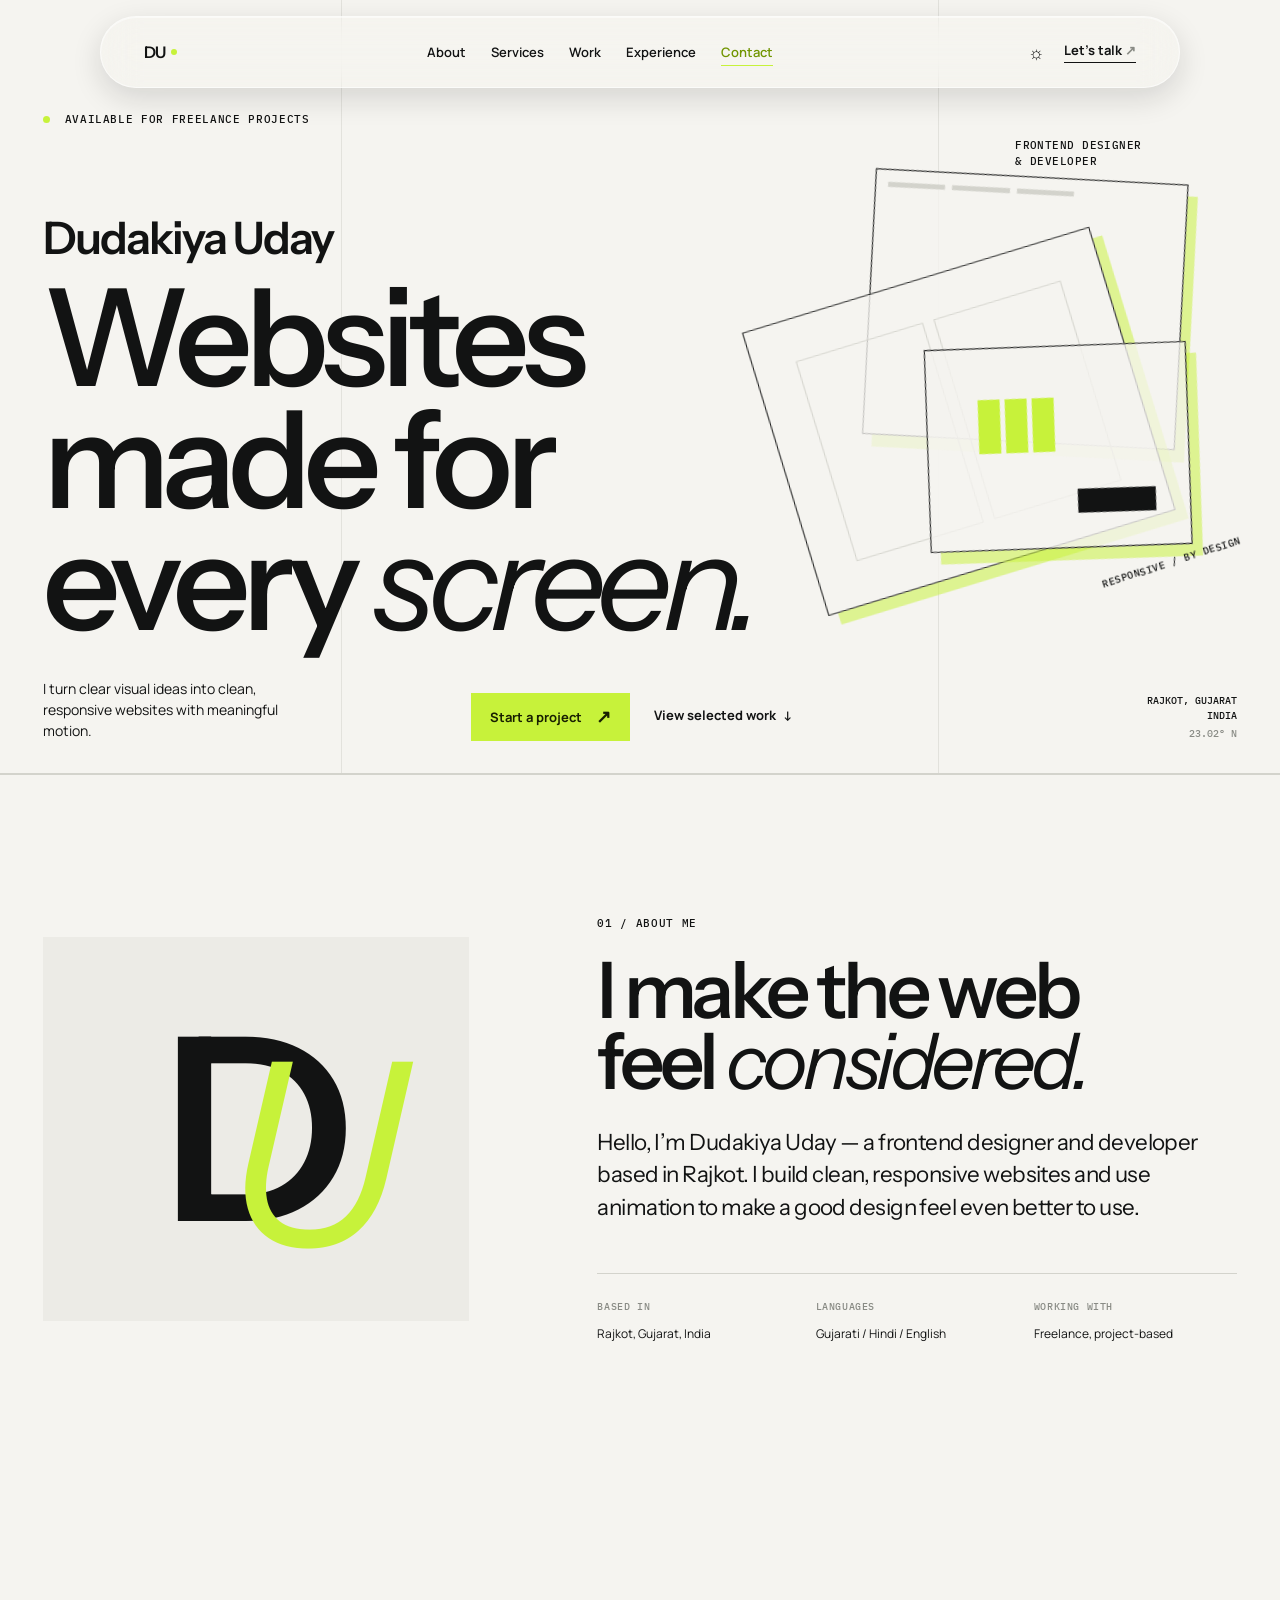
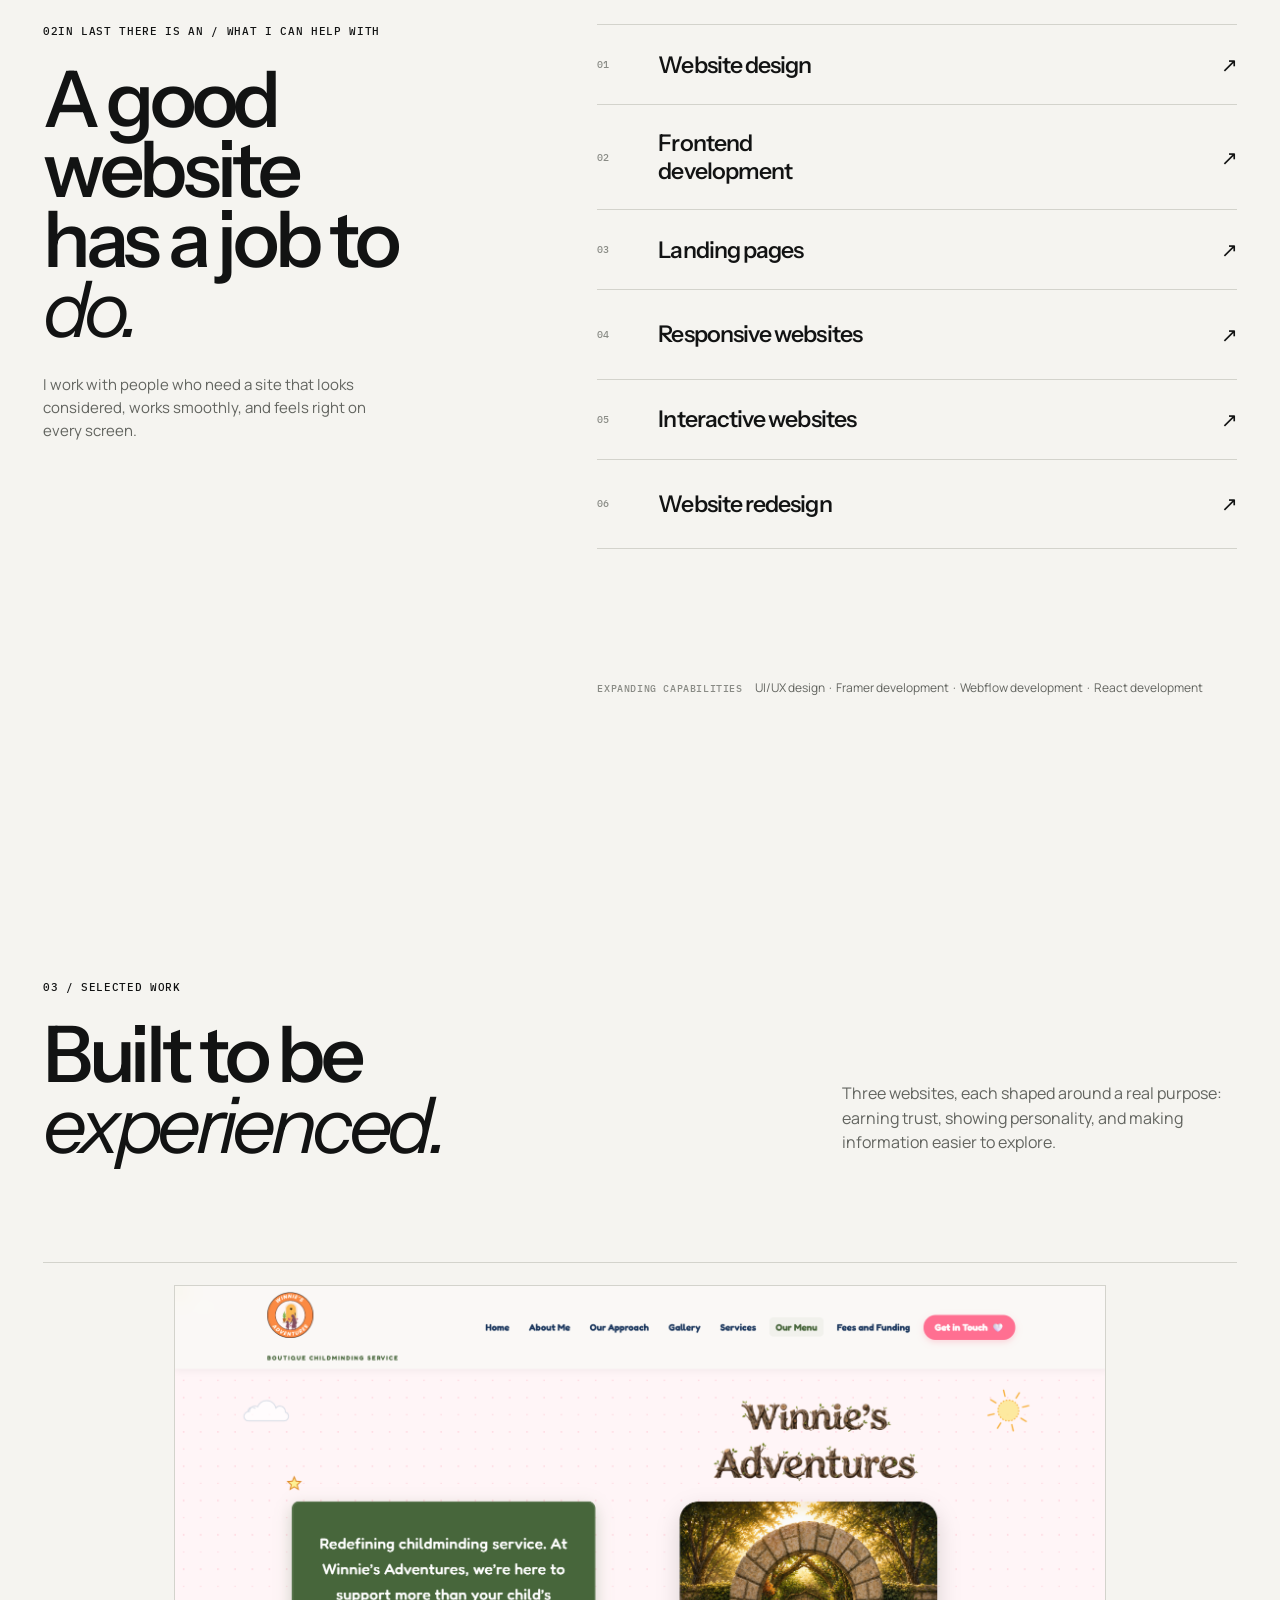
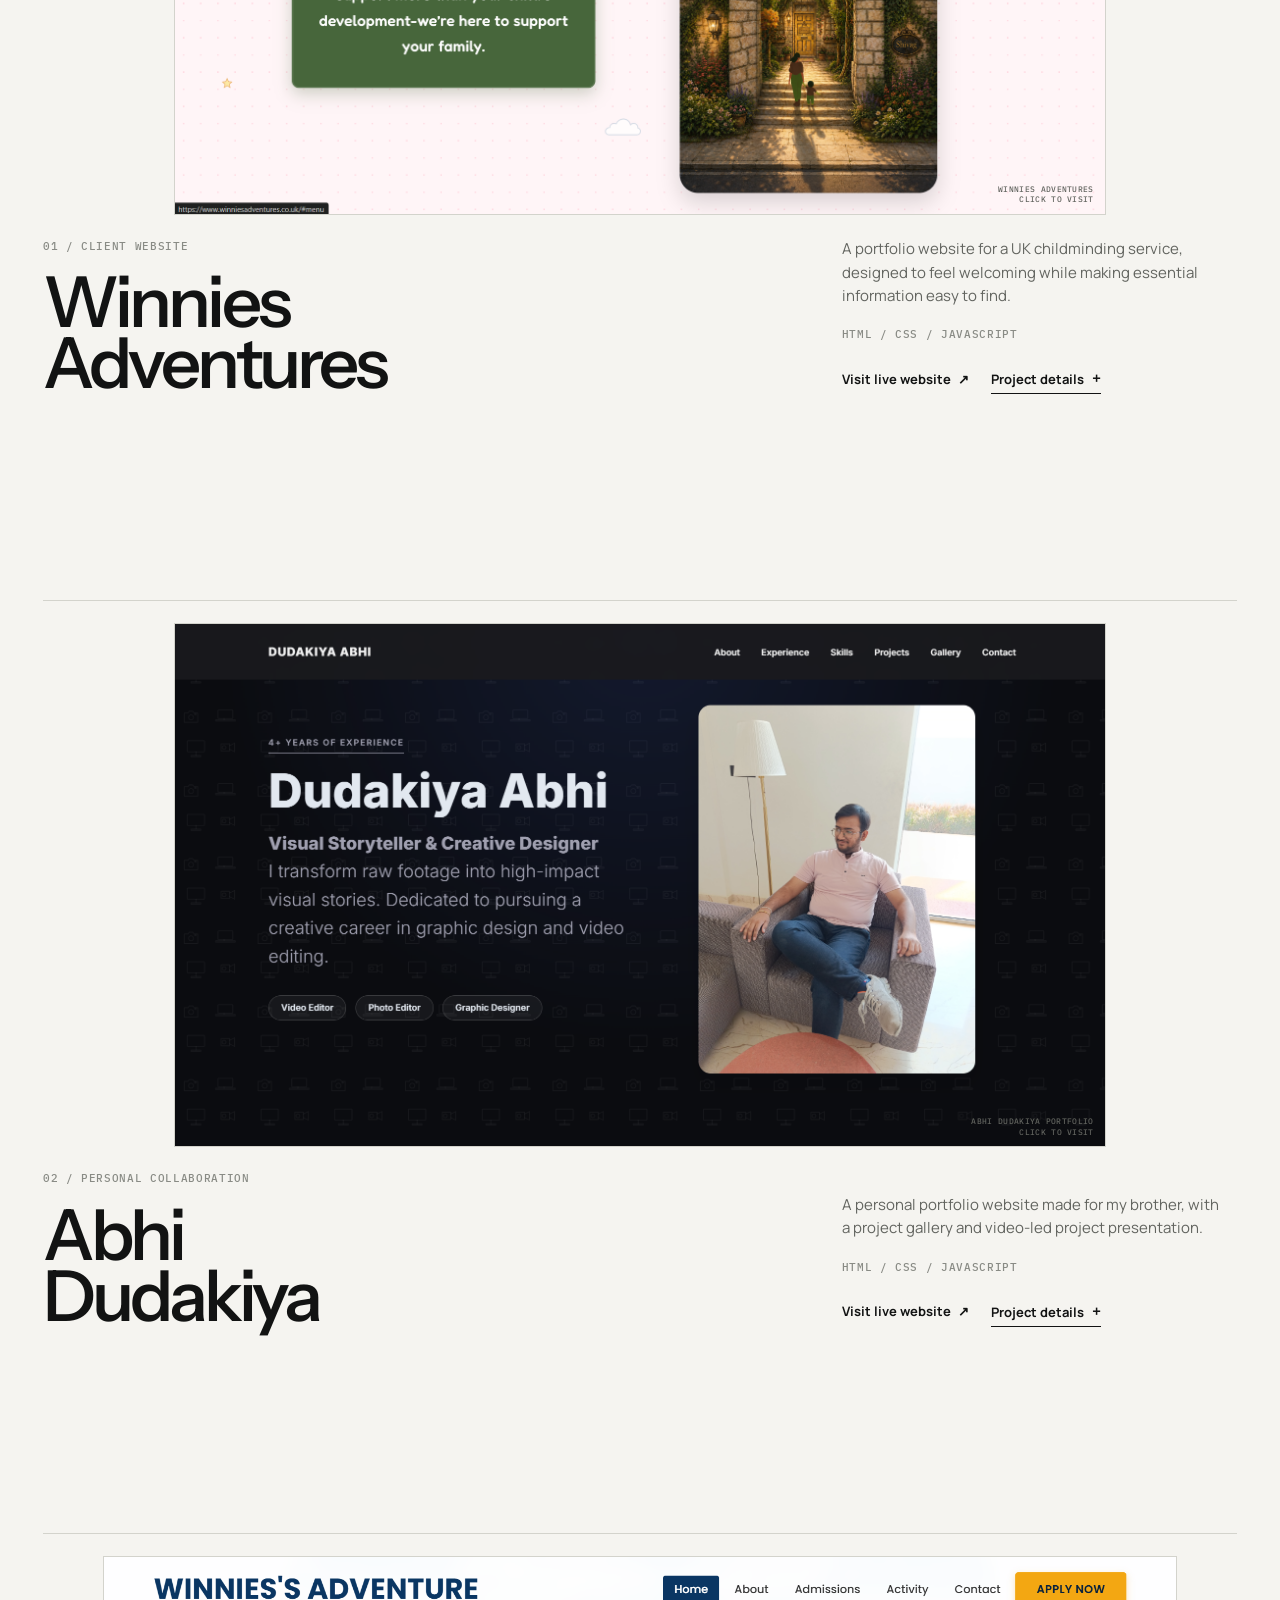
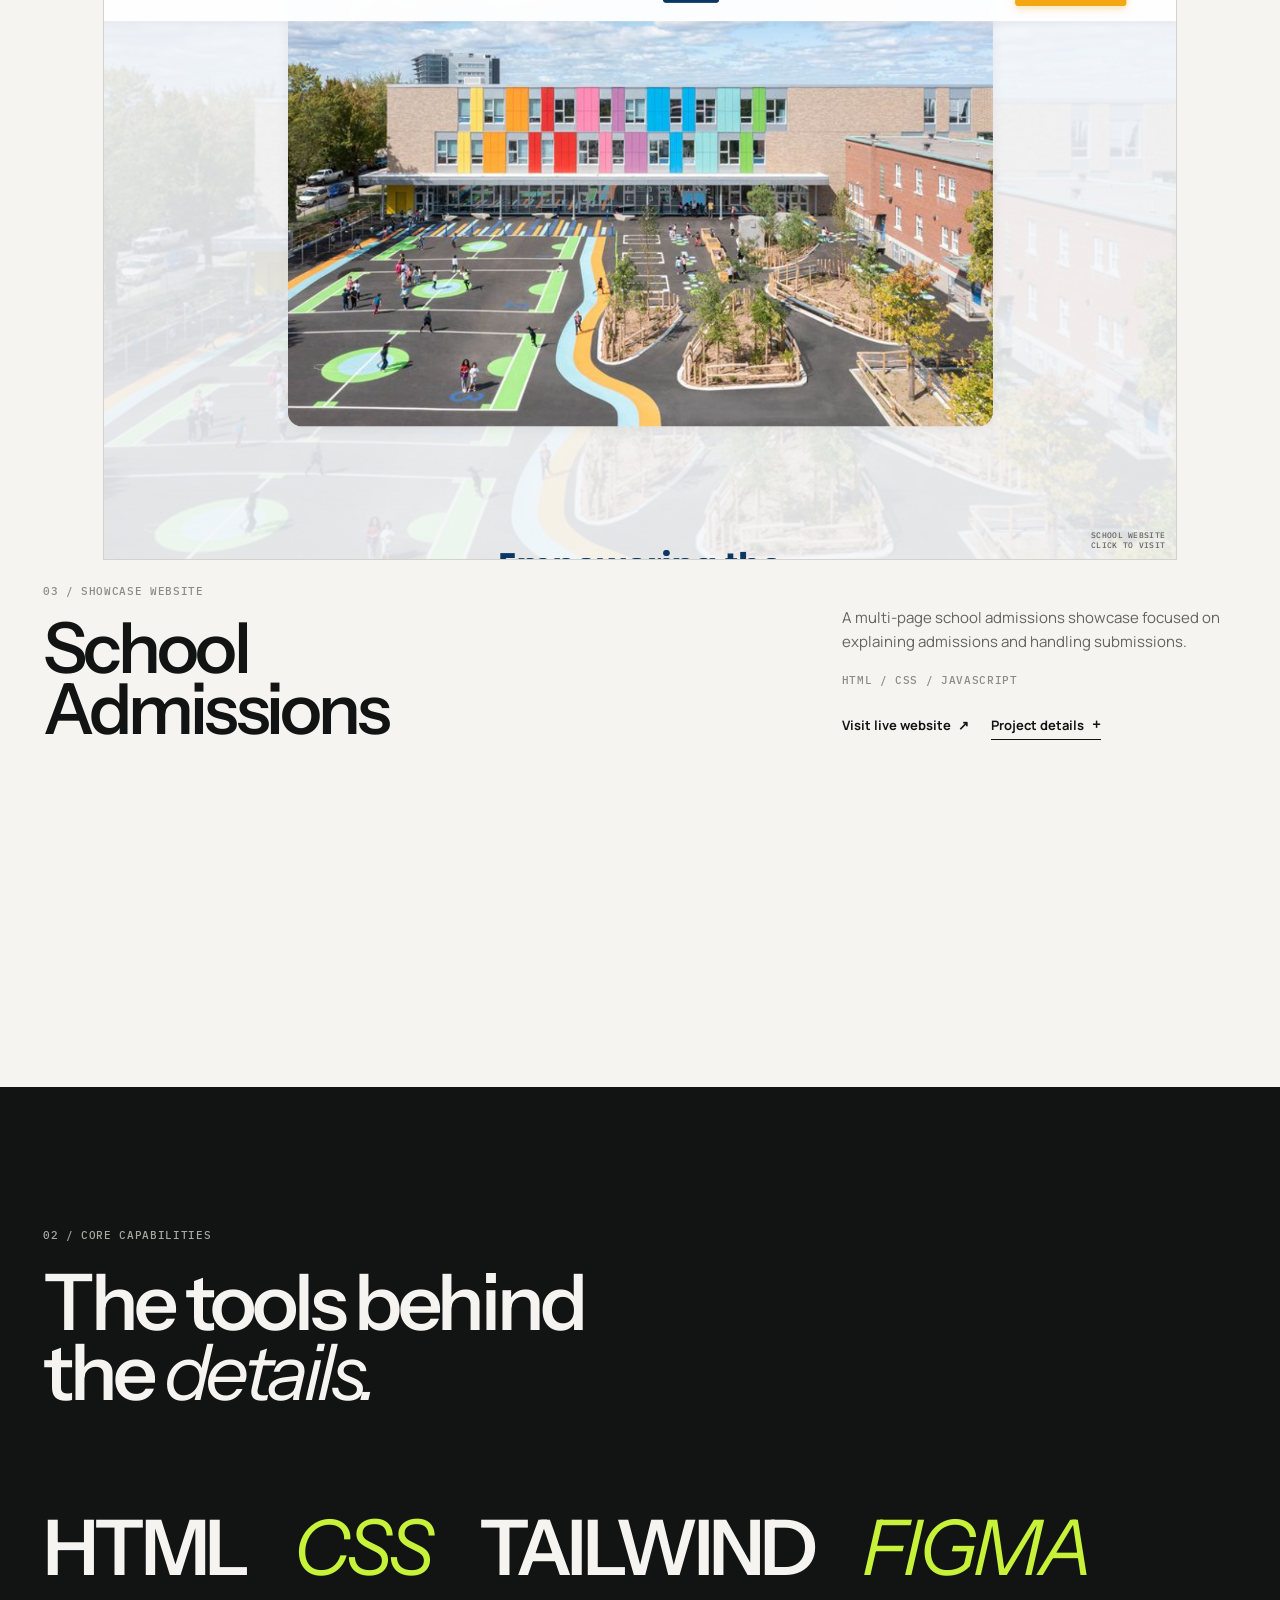
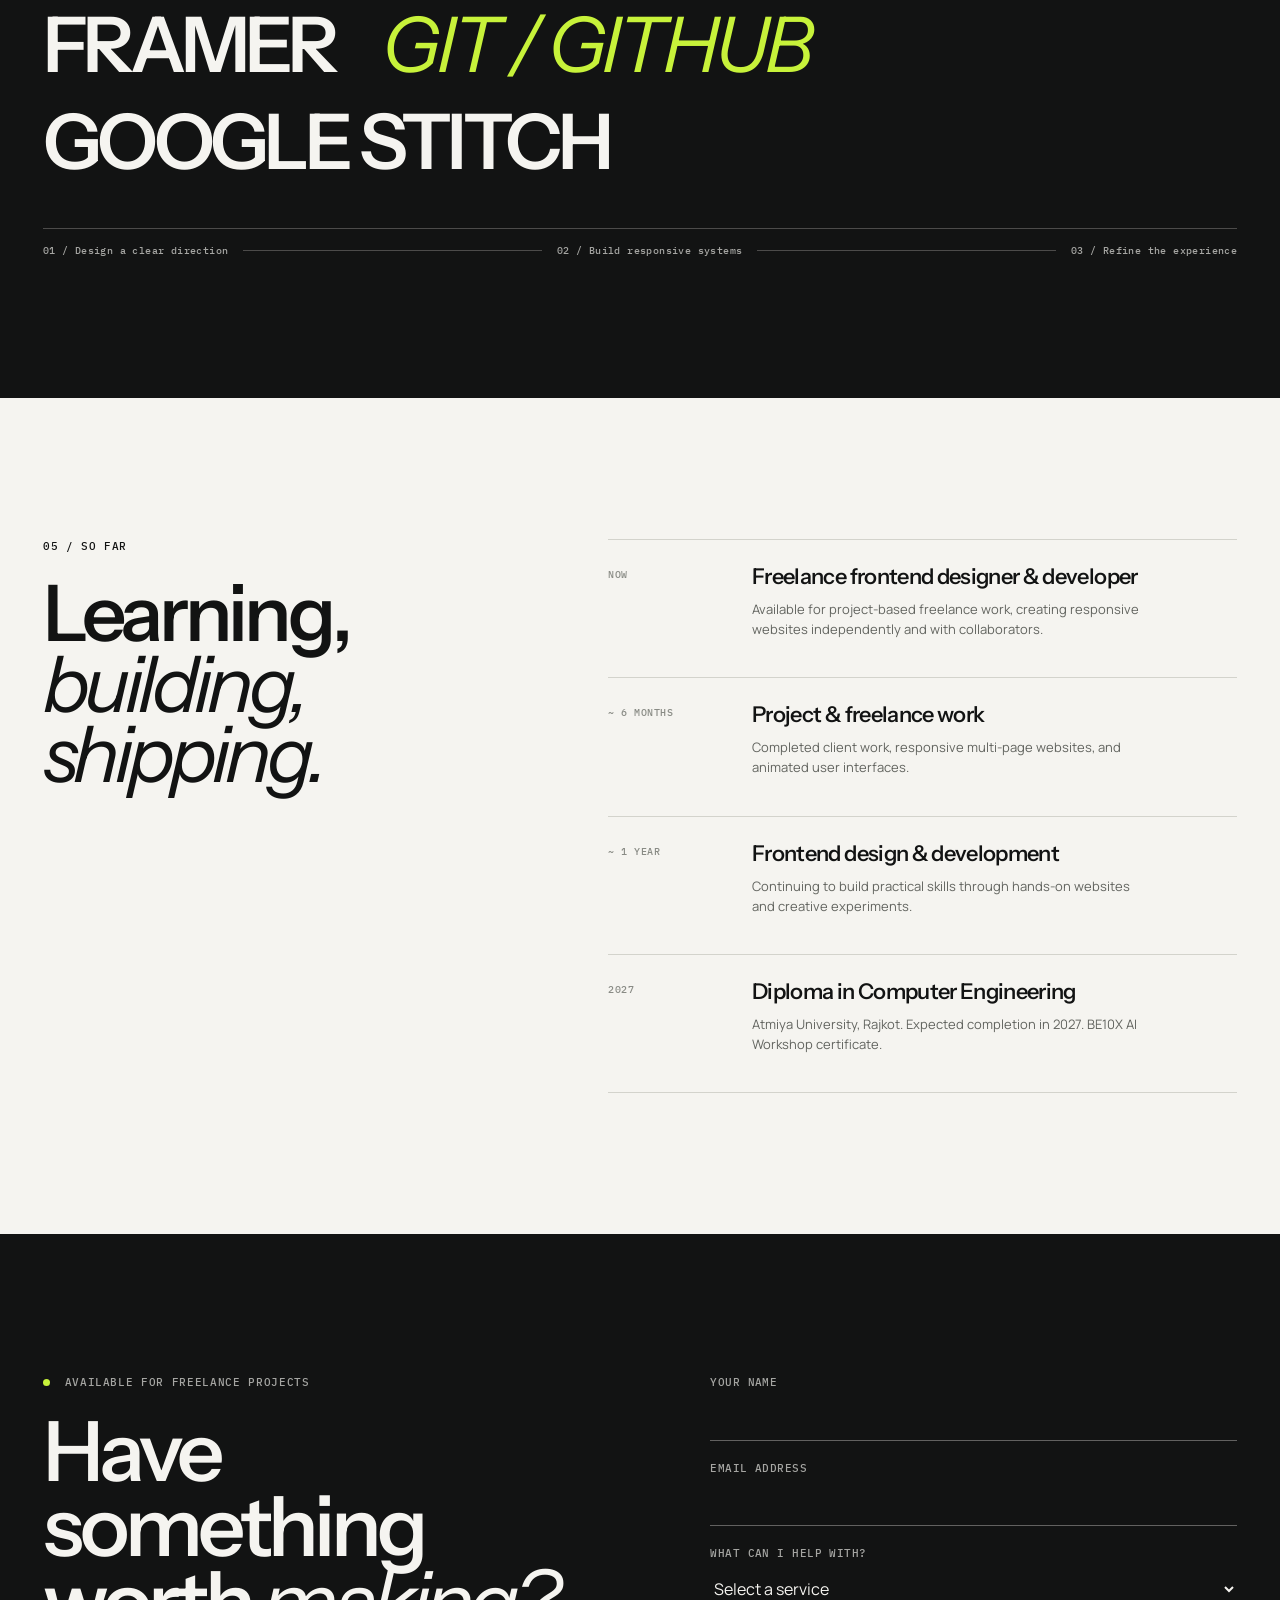
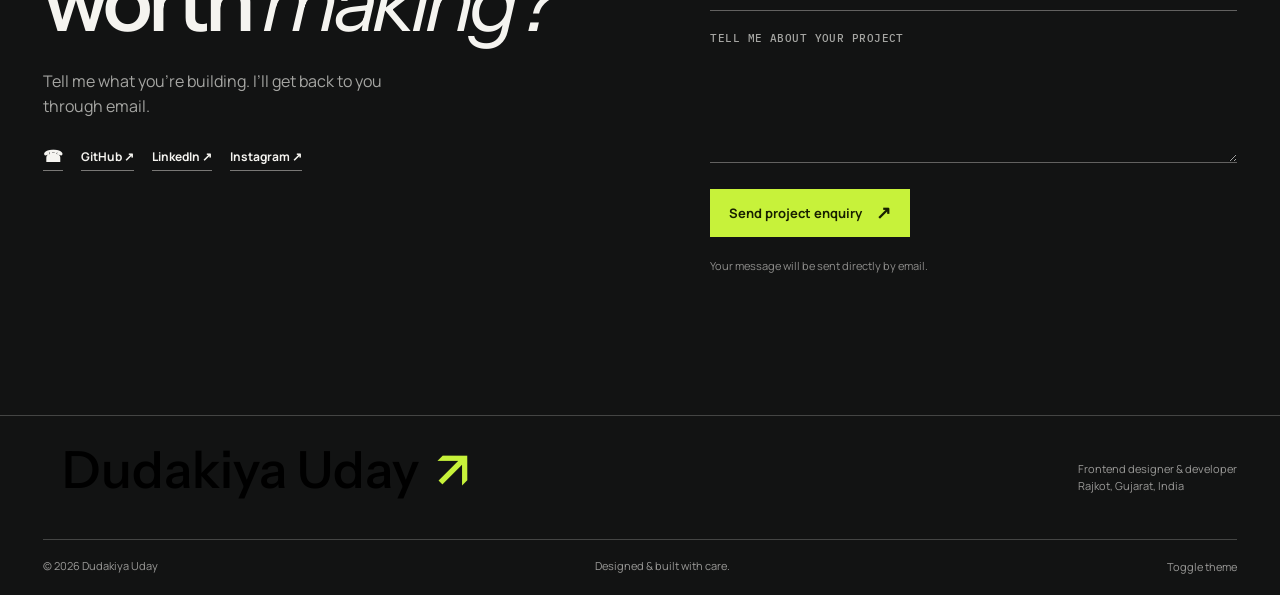
<file: index.html>
<!doctype html>
<html lang="en" translate="yes">
  <head>
    <meta charset="UTF-8" />
    <meta name="viewport" content="width=device-width, initial-scale=1.0" />
    <meta
      name="description"
      content="Dudakiya Uday is a frontend designer and developer in Rajkot creating clean, responsive, animated websites."
    />
    <meta name="robots" content="index, follow" />
    <meta
      property="og:title"
      content="Dudakiya Uday — Frontend Designer & Developer"
    />
    <meta
      property="og:description"
      content="Clean, responsive, animated websites by Dudakiya Uday."
    />
    <meta property="og:type" content="website" />
    <script type="application/ld+json">
      {
        "@context": "https://schema.org",
        "@type": "Person",
        "name": "Dudakiya Uday",
        "jobTitle": "Frontend Designer & Developer",
        "address": {
          "@type": "PostalAddress",
          "addressLocality": "Rajkot",
          "addressRegion": "Gujarat",
          "addressCountry": "IN"
        },
        "sameAs": [
          "https://github.com/udaydudakiya125-source",
          "https://in.linkedin.com/in/dudakiyauday",
          "https://www.instagram.com/udaydudakiya9/"
        ]
      }
    </script>
    <meta name="theme-color" content="#f5f4f0" />
    <title>Dudakiya Uday — Frontend Designer & Developer</title>
    <link rel="preconnect" href="https://fonts.googleapis.com" />
    <link rel="preconnect" href="https://fonts.gstatic.com" crossorigin />
    <link
      href="https://fonts.googleapis.com/css2?family=IBM+Plex+Mono:wght@400;500&family=Instrument+Sans:wdth,wght@75..100,400..700&family=Manrope:wght@400;500;600;700&display=swap"
      rel="stylesheet"
    />
    <link rel="icon" href="favicon.png" />
    <link rel="stylesheet" href="style.css" />
    <link rel="stylesheet" href="overrides.css" />
    <link rel="stylesheet" href="motion.css" />
  </head>
  <body>
    <a class="skip-link" href="#main">Skip to content</a>
    <header class="site-header" id="top">
      <a
        class="wordmark"
        href="#hero"
        aria-label="Dudakiya Uday, go to home page"
        ><span>DU</span><i></i
      ></a>
      <nav class="desktop-nav" aria-label="Primary navigation">
        <a href="#about">About</a>
        <a href="#services">Services</a>
        <a href="#work">Work</a>
        <a href="#experience">Experience</a>
        <a href="#contact">Contact</a>
      </nav>
      <div class="header-actions">
        <button
          class="theme-toggle"
          type="button"
          aria-label="Switch color theme"
          aria-pressed="false"
        >
          <span class="sun">☼</span>
          <span class="moon">◐</span>
        </button>
        <a class="header-cta" href="#contact">Let’s talk <span>↗</span></a>
        <button
          class="menu-toggle"
          type="button"
          aria-label="Open menu"
          aria-expanded="false"
        >
          <span></span><span></span>
        </button>
      </div>
    </header>

    <div class="mobile-menu" aria-hidden="true">
      <nav aria-label="Mobile navigation">
        <a href="#about">About <span>01</span></a>
        <a href="#services">Services <span>02</span></a>
        <a href="#work">Work <span>03</span></a>
        <a href="#experience">Experience <span>04</span></a>
        <a href="#contact">Contact <span>05</span></a>
      </nav>
      <div class="mobile-menu-meta">
        <p>Rajkot, Gujarat, India</p>
        <a
          href="https://github.com/udaydudakiya125-source"
          target="_blank"
          rel="noreferrer"
          >GitHub ↗</a
        >
        <a
          href="https://in.linkedin.com/in/dudakiyauday"
          target="_blank"
          rel="noreferrer"
          >LinkedIn ↗</a
        >
      </div>
    </div>

    <main id="main">
      <section class="hero" id="hero" aria-labelledby="hero-title">
        <div class="hero-grid" aria-hidden="true"></div>
        <p class="eyebrow hero-eyebrow">
          <span class="status-dot"></span> Available for freelance projects
        </p>
        <div class="hero-copy">
          <p class="hero-kicker">Frontend designer<br />&amp; developer</p>
          <p class="hero-name">Dudakiya Uday</p>
          <h1 id="hero-title">
            <span>Websites</span><span>made for</span
            ><span>every <em>screen.</em></span>
          </h1>
        </div>
        <div
          class="hero-object"
          aria-label="Abstract responsive interface composition"
          role="img"
        >
          <div class="object-plane plane-back">
            <span></span><span></span><span></span>
          </div>
          <div class="object-plane plane-mid"><b></b><b></b></div>
          <div class="object-plane plane-front">
            <i></i><i></i><i></i><strong></strong>
          </div>
          <div class="object-label">RESPONSIVE / BY DESIGN</div>
        </div>
        <div class="hero-bottom">
          <p>
            I turn clear visual ideas into clean, responsive websites with
            meaningful motion.
          </p>
          <div class="hero-actions">
            <a class="button button-primary" href="#contact"
              >Start a project <span>↗</span></a
            >
            <a class="text-link" href="#work"
              >View selected work <span>↓</span></a
            >
          </div>
          <p class="hero-location">
            Rajkot, Gujarat<br />India <span>23.02° N</span>
          </p>
        </div>
      </section>

      <section class="about section" id="about" aria-labelledby="about-title">
        <div class="about-mark" aria-hidden="true"><span>D</span><i>U</i></div>
        <div class="about-copy">
          <p class="eyebrow">01 / About me</p>
          <h2 id="about-title">
            I make the web<br />feel <em>considered.</em>
          </h2>
          <p class="about-lead">
            Hello, I’m Dudakiya Uday — a frontend designer and developer based
            in Rajkot. I build clean, responsive websites and use animation to
            make a good design feel even better to use.
          </p>
          <div class="about-meta">
            <div>
              <span>BASED IN</span>
              <p>Rajkot, Gujarat, India</p>
            </div>
            <div>
              <span>LANGUAGES</span>
              <p>Gujarati / Hindi / English</p>
            </div>
            <div>
              <span>WORKING WITH</span>
              <p>Freelance, project-based</p>
            </div>
          </div>
        </div>
      </section>

      <section
        class="services section"
        id="services"
        aria-labelledby="services-title"
      >
        <div class="services-intro">
          <p class="eyebrow">02in last there is an / What I can help with</p>
          <h2 id="services-title">
            A good website<br />has a job to <em>do.</em>
          </h2>
          <p>
            I work with people who need a site that looks considered, works
            smoothly, and feels right on every screen.
          </p>
        </div>
        <ol class="service-list">
          <li>
            <button data-service="Website design">
              <span>01</span><strong>Website design</strong
              ><em>Clear, visual directions for an online presence.</em><i>↗</i>
            </button>
          </li>
          <li>
            <button data-service="Frontend development">
              <span>02</span><strong>Frontend development</strong
              ><em
                >Responsive, carefully built interfaces from the first section
                to the last.</em
              ><i>↗</i>
            </button>
          </li>
          <li>
            <button data-service="Landing pages">
              <span>03</span><strong>Landing pages</strong
              ><em>Focused pages that make the next action clear.</em><i>↗</i>
            </button>
          </li>
          <li>
            <button data-service="Responsive website development">
              <span>04</span><strong>Responsive websites</strong
              ><em
                >Layouts shaped for real people, screens, and touch devices.</em
              ><i>↗</i>
            </button>
          </li>
          <li>
            <button data-service="Interactive / animated websites">
              <span>05</span><strong>Interactive websites</strong
              ><em>Motion that adds rhythm and guides attention.</em><i>↗</i>
            </button>
          </li>
          <li>
            <button data-service="Website redesign">
              <span>06</span><strong>Website redesign</strong
              ><em>A clearer, more modern direction for an existing site.</em
              ><i>↗</i>
            </button>
          </li>
        </ol>
        <p class="growing-note">
          <span>EXPANDING CAPABILITIES</span> UI/UX design &nbsp;·&nbsp; Framer
          development &nbsp;·&nbsp; Webflow development &nbsp;·&nbsp; React
          development
        </p>
      </section>

      <section class="work section" id="work" aria-labelledby="work-title">
        <div class="section-intro split-intro">
          <div>
            <p class="eyebrow">03 / Selected work</p>
            <h2 id="work-title">Built to be<br /><em>experienced.</em></h2>
          </div>
          <p>
            Three websites, each shaped around a real purpose: earning trust,
            showing personality, and making information easier to explore.
          </p>
        </div>
        <div class="project-list">
          <article class="project project-featured reveal">
            <div class="project-media media-winnies">
              <div class="winnies-gallery">
                <img
                  class="is-active"
                  src="images/winniesadventures place holder's 1 image.png"
                  alt="Winnies Adventures home page"
                /><img
                  src="images/winniesadventures place holder's 2 image.png"
                  alt="Winnies Adventures about page"
                /><img
                  src="images/winniesadventures place holder's 3 image.png"
                  alt="Winnies Adventures gallery page"
                /><img
                  src="images/winniesadventures place holder's 4 image.png"
                  alt="Winnies Adventures contact page"
                />
              </div>
              <div class="media-note">
                WINNIES ADVENTURES<br />CLICK TO VISIT
              </div>
            </div>
            <div class="project-caption">
              <div>
                <p class="project-number">01 / CLIENT WEBSITE</p>
                <h3>Winnies<br />Adventures</h3>
              </div>
              <div class="project-info">
                <p>
                  A portfolio website for a UK childminding service, designed to
                  feel welcoming while making essential information easy to
                  find.
                </p>
                <p class="tech">HTML / CSS / JAVASCRIPT</p>
                <div class="project-links">
                  <a
                    class="text-link"
                    href="https://www.winniesadventures.co.uk"
                    target="_blank"
                    rel="noreferrer"
                    >Visit live website <span>↗</span></a
                  ><button
                    class="detail-toggle"
                    aria-expanded="false"
                    aria-controls="detail-winnies"
                  >
                    Project details <span>+</span>
                  </button>
                </div>
              </div>
            </div>
            <div class="project-detail" id="detail-winnies">
              <div>
                <span>ROLE</span>
                <p>Design &amp; frontend development</p>
              </div>
              <div>
                <span>CHALLENGE</span>
                <p>
                  Making the experience responsive after a complete design
                  change.
                </p>
              </div>
              <div>
                <span>SOLUTION</span>
                <p>
                  Reworked the layout for a clearer responsive system and added
                  simple scroll-based motion.
                </p>
              </div>
            </div>
          </article>
          <article class="project project-offset reveal">
            <div class="project-caption">
              <div>
                <p class="project-number">02 / PERSONAL COLLABORATION</p>
                <h3>Abhi<br />Dudakiya</h3>
              </div>
              <div class="project-info">
                <p>
                  A personal portfolio website made for my brother, with a
                  project gallery and video-led project presentation.
                </p>
                <p class="tech">HTML / CSS / JAVASCRIPT</p>
                <div class="project-links">
                  <a
                    class="text-link"
                    href="https://abhidudakiya-glitch.github.io/abhi-dudakiya/"
                    target="_blank"
                    rel="noreferrer"
                    >Visit live website <span>↗</span></a
                  ><button
                    class="detail-toggle"
                    aria-expanded="false"
                    aria-controls="detail-abhi"
                  >
                    Project details <span>+</span>
                  </button>
                </div>
              </div>
            </div>
            <div class="project-media media-abhi">
              <div class="abhi-gallery">
                <img
                  class="is-active"
                  src="images/abhi porfolio's place holder image 1.png"
                  alt="Abhi Dudakiya portfolio homepage"
                /><img
                  src="images/abhi porfolio's place holder image 2.png"
                  alt="Abhi Dudakiya portfolio skills page"
                /><img
                  src="images/abhi porfolio's place holder image 3.png"
                  alt="Abhi Dudakiya portfolio projects page"
                /><img
                  src="images/abhi porfolio's place holder image 4.png"
                  alt="Abhi Dudakiya portfolio gallery page"
                />
              </div>
              <div class="media-note">ABHI DUDAKIYA PORTFOLIO<br />CLICK TO VISIT</div>
            </div>
            <div class="project-detail" id="detail-abhi">
              <div>
                <span>ROLE</span>
                <p>Design &amp; frontend development</p>
              </div>
              <div>
                <span>CHALLENGE</span>
                <p>
                  Creating and organizing the gallery and video-heavy project
                  section.
                </p>
              </div>
              <div>
                <span>SOLUTION</span>
                <p>
                  Built a dedicated presentation system to keep project media
                  clear and manageable.
                </p>
              </div>
            </div>
          </article>
          <article class="project project-school reveal">
            <div class="project-media media-school">
              <div class="school-gallery">
                <img
                  class="is-active"
                  src="images/winnies adventure place holder 1.png"
                  alt="School website page 1"
                /><img
                  src="images/winnies adventure place holder 2.png"
                  alt="School website page 2"
                /><img
                  src="images/winnies adventure place holder 3.png"
                  alt="School website page 3"
                /><img
                  src="images/winnies adventure place holder 4.png"
                  alt="School website page 4"
                /><img
                  src="images/winnies adventure place holder 5.png"
                  alt="School website page 5"
                />
              </div>
              <div class="media-note">SCHOOL WEBSITE<br />CLICK TO VISIT</div>
            </div>
            <div class="project-caption">
              <div>
                <p class="project-number">03 / SHOWCASE WEBSITE</p>
                <h3>School<br />Admissions</h3>
              </div>
              <div class="project-info">
                <p>
                  A multi-page school admissions showcase focused on explaining
                  admissions and handling submissions.
                </p>
                <p class="tech">HTML / CSS / JAVASCRIPT</p>
                <div class="project-links">
                  <a
                    class="text-link"
                    href="https://school-website-gamma-wheat.vercel.app/"
                    target="_blank"
                    rel="noreferrer"
                    >Visit live website <span>↗</span></a
                  ><button
                    class="detail-toggle"
                    aria-expanded="false"
                    aria-controls="detail-school"
                  >
                    Project details <span>+</span>
                  </button>
                </div>
              </div>
            </div>
            <div class="project-detail" id="detail-school">
              <div>
                <span>ROLE</span>
                <p>Design &amp; frontend development</p>
              </div>
              <div>
                <span>CHALLENGE</span>
                <p>
                  Structuring multiple pages and the admissions submission flow.
                </p>
              </div>
              <div>
                <span>SOLUTION</span>
                <p>
                  Created a responsive multi-page flow with a dedicated
                  admissions path.
                </p>
              </div>
            </div>
          </article>
        </div>
      </section>

      <section
        class="capabilities section"
        aria-labelledby="capabilities-title"
      >
        <div class="capabilities-head">
          <p class="eyebrow">02 / Core capabilities</p>
          <h2 id="capabilities-title">
            The tools behind<br />the <em>details.</em>
          </h2>
        </div>
        <div class="capability-rail">
          <p>HTML</p>
          <p>CSS</p>
          <p>TAILWIND</p>
          <p>FIGMA</p>
          <p>FRAMER</p>
          <p>GIT / GITHUB</p>
          <p>GOOGLE STITCH</p>
        </div>
        <div class="process-line">
          <span>01 / Design a clear direction</span><i></i
          ><span>02 / Build responsive systems</span><i></i
          ><span>03 / Refine the experience</span>
        </div>
      </section>

      <section
        class="experience section"
        id="experience"
        aria-labelledby="experience-title"
      >
        <div class="experience-title">
          <p class="eyebrow">05 / So far</p>
          <h2 id="experience-title">
            Learning,<br /><em>building, shipping.</em>
          </h2>
        </div>
        <div class="timeline">
          <article>
            <p>NOW</p>
            <div>
              <h3>Freelance frontend designer &amp; developer</h3>
              <p>
                Available for project-based freelance work, creating responsive
                websites independently and with collaborators.
              </p>
            </div>
          </article>
          <article>
            <p>~ 6 MONTHS</p>
            <div>
              <h3>Project &amp; freelance work</h3>
              <p>
                Completed client work, responsive multi-page websites, and
                animated user interfaces.
              </p>
            </div>
          </article>
          <article>
            <p>~ 1 YEAR</p>
            <div>
              <h3>Frontend design &amp; development</h3>
              <p>
                Continuing to build practical skills through hands-on websites
                and creative experiments.
              </p>
            </div>
          </article>
          <article>
            <p>2027</p>
            <div>
              <h3>Diploma in Computer Engineering</h3>
              <p>
                Atmiya University, Rajkot. Expected completion in 2027. BE10X AI
                Workshop certificate.
              </p>
            </div>
          </article>
        </div>
      </section>

      <section
        class="contact section"
        id="contact"
        aria-labelledby="contact-title"
      >
        <div class="contact-intro">
          <p class="eyebrow">
            <span class="status-dot"></span> Available for freelance projects
          </p>
          <h2 id="contact-title">Have something<br />worth <em>making?</em></h2>
          <p>
            Tell me what you’re building. I’ll get back to you through email.
          </p>
          <div class="contact-links">
            <a href="tel:+917802002029" aria-label="Call Dudakiya Uday"
              ><span class="phone-icon">⌕</span> Phone</a
            ><a
              href="https://github.com/udaydudakiya125-source"
              target="_blank"
              rel="noreferrer"
              >GitHub ↗</a
            ><a
              href="https://in.linkedin.com/in/dudakiyauday"
              target="_blank"
              rel="noreferrer"
              >LinkedIn ↗</a
            ><a
              href="https://www.instagram.com/udaydudakiya9/"
              target="_blank"
              rel="noreferrer"
              >Instagram ↗</a
            >
          </div>
        </div>
        <form
          class="contact-form"
          action="https://api.web3forms.com/submit"
          method="POST"
        >
          <input
            type="hidden"
            name="access_key"
            value="3f586c67-f6f1-4c8b-8bde-141b31234dff"
          /><input
            type="hidden"
            name="subject"
            value="New portfolio project enquiry"
          /><input type="hidden" name="from_name" value="Uday Portfolio" />
          <div class="field">
            <label for="name">Your name</label
            ><input
              id="name"
              name="name"
              type="text"
              autocomplete="name"
              required
            />
          </div>
          <div class="field">
            <label for="email">Email address</label
            ><input
              id="email"
              name="email"
              type="email"
              autocomplete="email"
              required
            />
          </div>
          <div class="field">
            <label for="service">What can I help with?</label
            ><select id="service" name="service">
              <option value="">Select a service</option>
              <option>Website design</option>
              <option>Frontend development</option>
              <option>Landing pages</option>
              <option>Responsive website development</option>
              <option>Interactive / animated websites</option>
              <option>Website redesign</option>
              <option>Something else</option>
            </select>
          </div>
          <div class="field">
            <label for="message">Tell me about your project</label
            ><textarea id="message" name="message" required></textarea>
          </div>
          <button class="button button-primary form-submit" type="submit">
            Send project enquiry <span>↗</span>
          </button>
          <p class="form-note">Your message will be sent directly by email.</p>
        </form>
      </section>
    </main>

    <footer class="site-footer">
      <div class="footer-top">
        <a
          class="footer-name button button-primary footer-home-button"
          href="#hero"
          >Dudakiya Uday <span>↑</span></a
        >
        <p>Frontend designer &amp; developer<br />Rajkot, Gujarat, India</p>
      </div>
      <div class="footer-bottom">
        <p>© <span id="year"></span> Dudakiya Uday</p>
        <p>Designed &amp; built with care.</p>
        <button class="footer-theme" type="button">Toggle theme</button>
      </div>
    </footer>
    <script src="script.js"></script>
  </body>
</html>
</file>
<file: style.css>
:root {
  --bg: #f5f4f0;
  --surface: #ecebe6;
  --elev: #fff;
  --ink: #121313;
  --muted: #62645f;
  --quiet: #898b85;
  --line: #d3d3cc;
  --accent: #c7f23a;
  --accent-ink: #182000;
  --display: "Instrument Sans", sans-serif;
  --sans: "Manrope", sans-serif;
  --mono: "IBM Plex Mono", monospace;
  --pad: clamp(1rem, 3.35vw, 4rem);
  --ease: cubic-bezier(0.16, 1, 0.3, 1);
}
html {
  scroll-behavior: smooth;
}
* {
  box-sizing: border-box;
}
body {
  margin: 0;
  background: var(--bg);
  color: var(--ink);
  font-family: var(--sans);
  font-size: 16px;
  line-height: 1.55;
  transition:
    background 0.25s ease,
    color 0.25s ease;
}
body.dark {
  --bg: #0d0e0e;
  --surface: #161817;
  --elev: #1d201e;
  --ink: #f1f1ec;
  --muted: #a6aaa3;
  --quiet: #757a73;
  --line: #30322f;
}
.skip-link {
  position: fixed;
  top: -5rem;
  left: 1rem;
  z-index: 20;
  padding: 0.7rem 1rem;
  background: var(--accent);
  color: var(--accent-ink);
}
.skip-link:focus {
  top: 1rem;
}
a {
  color: inherit;
  text-decoration: none;
}
button,
input,
textarea,
select {
  font: inherit;
}
button {
  color: inherit;
}
.site-header {
  position: fixed;
  z-index: 10;
  top: 0;
  left: 0;
  width: 100%;
  height: 72px;
  padding: 0 var(--pad);
  display: flex;
  align-items: center;
  justify-content: space-between;
  border-bottom: 1px solid transparent;
  transition:
    background 0.25s,
    border 0.25s,
    height 0.25s;
}
.site-header.scrolled {
  height: 62px;
  background: color-mix(in srgb, var(--bg) 93%, transparent);
  border-color: var(--line);
  backdrop-filter: blur(12px);
}
.wordmark {
  display: flex;
  gap: 7px;
  align-items: center;
  font: 600 16px/1 var(--display);
  letter-spacing: -0.08em;
}
.wordmark i {
  width: 6px;
  height: 6px;
  background: var(--accent);
  display: block;
  border-radius: 50%;
}
.desktop-nav {
  display: flex;
  gap: 25px;
  font-size: 13px;
  font-weight: 600;
}
.desktop-nav a,
.header-cta {
  position: relative;
}
.desktop-nav a:after,
.text-link:after {
  content: "";
  position: absolute;
  height: 1px;
  background: currentColor;
  bottom: -4px;
  left: 0;
  width: 0;
  transition: width 0.25s var(--ease);
}
.desktop-nav a:hover:after,
.desktop-nav a:focus-visible:after,
.text-link:hover:after {
  width: 100%;
}
.header-actions {
  display: flex;
  align-items: center;
  gap: 14px;
}
.theme-toggle,
.footer-theme {
  background: none;
  border: 0;
  cursor: pointer;
  padding: 0.35rem;
  font-size: 18px;
  line-height: 1;
}
.theme-toggle .moon {
  display: none;
}
.dark .theme-toggle .moon {
  display: inline;
}
.dark .theme-toggle .sun {
  display: none;
}
.header-cta {
  font-size: 13px;
  font-weight: 700;
  border-bottom: 1px solid var(--ink);
  padding-bottom: 2px;
}
.header-cta span {
  color: var(--quiet);
}
.menu-toggle {
  display: none;
  width: 42px;
  height: 42px;
  background: none;
  border: 0;
  padding: 0;
  cursor: pointer;
}
.menu-toggle span {
  display: block;
  width: 20px;
  height: 1px;
  background: var(--ink);
  margin: 5px auto;
  transition: transform 0.25s;
}
.mobile-menu {
  display: none;
}
.section {
  padding: clamp(5.5rem, 11vw, 11rem) var(--pad);
  max-width: 1600px;
  margin: auto;
}
.hero {
  min-height: 100svh;
  padding: clamp(7rem, 13vh, 10rem) var(--pad) 2rem;
  display: grid;
  grid-template-rows: auto 1fr auto;
  position: relative;
  overflow: hidden;
  border-bottom: 1px solid var(--line);
}
.hero-grid {
  position: absolute;
  inset: 0 var(--pad);
  pointer-events: none;
  background-image: linear-gradient(
    to right,
    transparent calc(25% - 0.5px),
    var(--line) 25%,
    transparent calc(25% + 0.5px),
    transparent calc(50% - 0.5px),
    var(--line) 50%,
    transparent calc(50% + 0.5px),
    transparent calc(75% - 0.5px),
    var(--line) 75%,
    transparent calc(75% + 0.5px)
  );
  opacity: 0.55;
}
.eyebrow,
.project-number,
.tech {
  font: 500 11px/1.4 var(--mono);
  letter-spacing: 0.06em;
  text-transform: uppercase;
}
.hero-eyebrow {
  margin: 0;
  z-index: 1;
}
.status-dot {
  display: inline-block;
  width: 7px;
  height: 7px;
  border-radius: 50%;
  background: var(--accent);
  margin-right: 7px;
  box-shadow: 0 0 0 0 color-mix(in srgb, var(--accent) 60%, transparent);
  animation: pulse 2s infinite;
}
.hero-copy {
  align-self: center;
  z-index: 1;
  position: relative;
}
@media (min-width: 851px) {
  .hero {
    padding-top: clamp(7rem, 10vh, 9rem);
    min-height: auto;
    grid-template-rows: auto auto auto;
    row-gap: clamp(2rem, 4vh, 4rem);
  }
  .hero-copy {
    align-self: start;
    padding-top: clamp(2rem, 6vh, 5rem);
  }
}
.hero-kicker {
  position: absolute;
  right: 8%;
  top: -2.25rem;
  font: 500 11px/1.45 var(--mono);
  letter-spacing: 0.04em;
  text-transform: uppercase;
}
.hero-name {
  margin: 0 0 1rem;
  font: 600 clamp(1.6rem, 3.5vw, 3.5rem) / 0.95 var(--display);
  letter-spacing: -0.045em;
}
.hero h1,
.section h2 {
  font-family: var(--display);
  font-weight: 550;
  letter-spacing: -0.055em;
  line-height: 0.9;
  margin: 0;
}
.hero h1 {
  font-size: clamp(4.7rem, 10.6vw, 10.8rem);
  max-width: 1200px;
}
.hero h1 span {
  display: block;
}
.hero h1 em,
.section h2 em {
  font-weight: 400;
  font-style: italic;
  letter-spacing: -0.07em;
}
.hero-object {
  position: absolute;
  right: 7%;
  top: 20%;
  width: min(33vw, 510px);
  aspect-ratio: 1;
  z-index: 0;
  transform: rotate(-10deg);
  transition: transform 0.3s ease;
  pointer-events: none;
}
.object-plane {
  position: absolute;
  border: 1px solid var(--ink);
  background: color-mix(in srgb, var(--bg) 77%, transparent);
  box-shadow: 10px 12px 0 color-mix(in srgb, var(--accent) 52%, transparent);
}
.plane-back {
  width: 74%;
  height: 63%;
  right: 0;
  top: 7%;
  transform: rotate(13deg);
  padding: 12px;
  display: flex;
  gap: 7px;
}
.plane-back span {
  width: 20%;
  height: 5px;
  background: var(--line);
}
.plane-mid {
  width: 86%;
  height: 70%;
  left: 0;
  bottom: 3%;
  transform: rotate(-7deg);
  padding: 10%;
  display: grid;
  grid-template-columns: 1fr 1fr;
  gap: 11px;
}
.plane-mid b {
  border: 1px solid var(--line);
}
.plane-front {
  width: 62%;
  height: 48%;
  right: 4%;
  bottom: 4%;
  padding: 12%;
  transform: rotate(8deg);
  display: flex;
  gap: 5px;
}
.plane-front i {
  width: 14%;
  background: var(--accent);
  height: 55%;
  display: block;
}
.plane-front strong {
  position: absolute;
  right: 13%;
  bottom: 17%;
  width: 30%;
  height: 12%;
  background: var(--ink);
}
.object-label {
  position: absolute;
  bottom: -5%;
  right: -4%;
  font: 500 10px var(--mono);
  letter-spacing: 0.06em;
  transform: rotate(-8deg);
}
.hero-bottom {
  position: relative;
  z-index: 2;
  display: grid;
  grid-template-columns: 1fr 1.2fr 0.65fr;
  gap: 2rem;
  align-items: end;
}
.hero-bottom > p {
  margin: 0;
  max-width: 265px;
  font-size: 14px;
  line-height: 1.5;
}
.hero-actions {
  display: flex;
  gap: 24px;
  align-items: center;
}
.button {
  border: 0;
  display: inline-flex;
  align-items: center;
  justify-content: center;
  gap: 14px;
  min-height: 48px;
  padding: 0 19px;
  font-weight: 700;
  font-size: 13px;
  cursor: pointer;
  transition:
    transform 0.25s var(--ease),
    background 0.25s;
}
.button:hover {
  transform: translateY(-2px);
}
.button-primary {
  background: var(--accent);
  color: var(--accent-ink);
}
.button span {
  font-size: 18px;
  transition: transform 0.25s;
}
.button:hover span {
  transform: translate(3px, -3px);
}
.text-link {
  position: relative;
  font-size: 13px;
  font-weight: 700;
  display: inline-block;
  padding-bottom: 4px;
}
.text-link span {
  margin-left: 4px;
}
.hero-location {
  text-align: right;
  font: 500 10px/1.5 var(--mono) !important;
  text-transform: uppercase;
}
.hero-location span {
  display: block;
  color: var(--quiet);
  margin-top: 3px;
}
.section h2 {
  font-size: clamp(3.1rem, 6.1vw, 6.8rem);
}
.section-intro {
  display: grid;
  grid-template-columns: 1.3fr 0.7fr;
  gap: 4rem;
  align-items: end;
  margin-bottom: clamp(3.75rem, 8vw, 8rem);
}
.section-intro .eyebrow,
.capabilities .eyebrow,
.services .eyebrow,
.about .eyebrow,
.experience .eyebrow,
.contact .eyebrow {
  margin: 0 0 1.5rem;
}
.section-intro > div .eyebrow {
  margin: 0 0 1.5rem;
}
.section-intro > p {
  max-width: 390px;
  margin: 0 0 0.3rem;
  color: var(--muted);
  font-size: 16px;
}
.project {
  border-top: 1px solid var(--line);
  padding: 22px 0 clamp(4rem, 9vw, 9rem);
  margin-bottom: clamp(4rem, 7vw, 7rem);
}
.project-media {
  position: relative;
  border: 1px solid var(--line);
  overflow: hidden;
  background: var(--surface);
}
.project-featured .project-media {
  aspect-ratio: 16/8;
}
.browser {
  position: absolute;
  inset: 8% 8%;
  border: 1px solid color-mix(in srgb, var(--ink) 65%, transparent);
  background: #fcfbf7;
  overflow: hidden;
  box-shadow: 16px 18px 0 color-mix(in srgb, var(--ink) 8%, transparent);
}
.browser-bar {
  height: 30px;
  border-bottom: 1px solid #d9d7cf;
  padding: 8px 10px;
  display: flex;
  gap: 4px;
  align-items: center;
  color: #96938b;
  font: 8px var(--mono);
}
.browser-bar i {
  width: 5px;
  height: 5px;
  background: #c9c5bc;
  border-radius: 50%;
}
.browser-bar span {
  margin: auto;
}
.winnies-scene {
  height: calc(100% - 30px);
  background: #d8e8dc;
  position: relative;
  overflow: hidden;
  padding: 8%;
}
.winnies-scene small {
  font: 600 clamp(10px, 1.1vw, 17px) var(--sans);
  color: #375d4b;
}
.winnies-scene b {
  display: block;
  font: 600 clamp(20px, 4vw, 70px)/0.8 var(--display);
  color: #2f5c47;
}
.winnies-scene p {
  position: relative;
  z-index: 2;
  font-size: clamp(7px, 0.9vw, 14px);
  color: #375d4b;
}
.winnies-sun {
  position: absolute;
  width: 13%;
  aspect-ratio: 1;
  border-radius: 50%;
  background: #f4c868;
  top: 16%;
  right: 18%;
}
.winnies-hill {
  position: absolute;
  border-radius: 50% 50% 0 0;
  background: #84af76;
  width: 100%;
  height: 42%;
  bottom: -18%;
  left: -20%;
  transform: rotate(-7deg);
}
.hill-two {
  background: #5e8e64;
  bottom: -30%;
  left: 35%;
  transform: rotate(9deg);
}
.media-note {
  position: absolute;
  right: 11px;
  bottom: 9px;
  font: 500 8px/1.3 var(--mono);
  letter-spacing: 0.04em;
  color: var(--muted);
  text-align: right;
}
.project-caption {
  display: grid;
  grid-template-columns: 1.3fr 0.7fr;
  gap: 4rem;
  margin-top: 20px;
}
.project-number {
  margin: 4px 0 18px;
  color: var(--quiet);
}
.project h3 {
  margin: 0;
  font: 550 clamp(2.7rem, 5.5vw, 6rem)/0.87 var(--display);
  letter-spacing: -0.055em;
}
.project-info {
  align-self: end;
}
.project-info > p:first-child {
  max-width: 380px;
  margin: 0 0 20px;
  font-size: 15px;
  color: var(--muted);
}
.tech {
  color: var(--quiet);
  margin: 0 0 25px;
}
.project-links {
  display: flex;
  gap: 22px;
  flex-wrap: wrap;
  align-items: center;
}
.detail-toggle {
  border: 0;
  border-bottom: 1px solid var(--ink);
  padding: 0 0 4px;
  background: none;
  font: 700 13px var(--sans);
  cursor: pointer;
}
.detail-toggle span {
  font-size: 16px;
  margin-left: 5px;
}
.project-detail {
  display: none;
  grid-template-columns: repeat(3, 1fr);
  gap: 2rem;
  border-top: 1px solid var(--line);
  padding-top: 22px;
  margin-top: 24px;
}
.project-detail.open {
  display: grid;
}
.project-detail span,
.about-meta span {
  font: 500 10px var(--mono);
  letter-spacing: 0.06em;
  color: var(--quiet);
}
.project-detail p {
  font-size: 13px;
  line-height: 1.55;
  margin: 8px 0 0;
  max-width: 260px;
}
.project-offset {
  display: grid;
  grid-template-columns: 0.92fr 1.08fr;
  gap: clamp(2rem, 6vw, 7rem);
  align-items: end;
}
.project-offset .project-caption {
  display: block;
  margin: 0;
}
.project-offset .project-info {
  margin-top: 35px;
}
.project-offset .project-detail {
  grid-column: 1/-1;
}
.project-offset .project-media {
  aspect-ratio: 4/5;
}
.project-list .project-offset {
  display: flex;
  flex-direction: column;
  gap: 0;
  align-items: stretch;
}
.project-list .project-offset .project-media {
  order: 1;
  width: min(78%, 980px);
  align-self: center;
}
.project-list .project-offset .media-abhi {
  aspect-ratio: 16 / 9;
}
.project-list .project-offset .project-caption {
  order: 2;
  display: grid;
  grid-template-columns: 1.3fr 0.7fr;
  gap: 4rem;
  margin-top: 20px;
}
.project-list .project-offset .project-info {
  margin-top: 0;
}
.project-list .project-offset .project-detail {
  order: 3;
}
.poster {
  position: absolute;
  inset: 0;
  background: #151b25;
  color: #f1f0ea;
  padding: 10%;
  overflow: hidden;
}
.poster p {
  position: relative;
  z-index: 2;
  font: 600 clamp(3rem, 6vw, 7rem)/0.77 var(--display);
  letter-spacing: -0.08em;
  margin: 0;
}
.poster em {
  font-weight: 400;
}
.poster span {
  position: absolute;
  bottom: 10%;
  right: 9%;
  z-index: 2;
  font: 10px var(--mono);
  letter-spacing: 0.08em;
}
.poster-orbit {
  position: absolute;
  width: 105%;
  height: 50%;
  border: 1px solid #a5c3b0;
  border-radius: 50%;
  top: 30%;
  left: -3%;
  transform: rotate(-35deg);
}
.orbit-two {
  width: 76%;
  height: 35%;
  left: 26%;
  top: 40%;
  border-color: var(--accent);
  transform: rotate(48deg);
}
.project-school .project-media {
  aspect-ratio: 16 / 9;
  width: min(90%, 1100px);
  margin-inline: auto;
}
.abhi-gallery {
  position: relative;
  height: 100%;
  background: var(--surface);
  overflow: hidden;
}
.school-gallery {
  position: relative;
  height: 100%;
  background: var(--surface);
  overflow: hidden;
}
.abhi-gallery img {
  position: absolute;
  inset: 0;
  display: block;
  width: 100%;
  height: 100%;
  object-fit: cover;
  object-position: center top;
  opacity: 0;
  transition: opacity 1.2s ease-in-out;
}
.school-gallery img {
  position: absolute;
  inset: 0;
  display: block;
  width: 100%;
  height: 100%;
  object-fit: cover;
  object-position: center top;
  opacity: 0;
  transition: opacity 1.2s ease-in-out;
}
.abhi-gallery img.is-active {
  opacity: 1;
}
.school-gallery img.is-active {
  opacity: 1;
}
.school-frame {
  position: absolute;
  inset: 8%;
  background: #f2eee7;
  color: #26352f;
  overflow: hidden;
}
.school-nav {
  height: 13%;
  padding: 4% 5%;
  font: 600 clamp(8px, 1vw, 16px) var(--sans);
  border-bottom: 1px solid #c5c2ba;
}
.school-nav span {
  float: right;
  font: 500 clamp(6px, 0.75vw, 11px) var(--mono);
}
.school-content {
  padding: 8%;
  position: relative;
  z-index: 2;
}
.school-content p {
  font: 600 clamp(18px, 4.5vw, 70px)/0.87 var(--display);
  letter-spacing: -0.06em;
  margin: 0;
}
.school-content b {
  display: block;
  margin-top: 8%;
  font: 400 clamp(12px, 1.7vw, 27px)/1.05 var(--display);
}
.school-content em {
  font-weight: 600;
}
.school-content button {
  margin-top: 6%;
  border: 1px solid #26352f;
  background: transparent;
  padding: 7px 11px;
  font-size: clamp(6px, 0.8vw, 12px);
}
.school-square {
  position: absolute;
  width: 20%;
  aspect-ratio: 1;
  background: #cadb89;
  right: 15%;
  top: 25%;
  transform: rotate(12deg);
}
.s2 {
  background: #a4bac7;
  right: 5%;
  top: 54%;
  transform: rotate(-8deg);
}
.capabilities {
  background: var(--ink);
  color: var(--bg);
  max-width: none;
  padding-left: var(--pad);
  padding-right: var(--pad);
  overflow: hidden;
}
.capabilities .eyebrow {
  color: color-mix(in srgb, var(--bg) 66%, transparent);
  margin-bottom: 1.4rem;
}
.capabilities-head {
  max-width: 1472px;
  margin: auto;
}
.capability-rail {
  display: flex;
  width: max-content;
  gap: clamp(2.5rem, 6vw, 7rem);
  font: 600 clamp(2.5rem, 6vw, 7rem)/1 var(--display);
  letter-spacing: -0.06em;
  margin: clamp(4rem, 8vw, 8rem) 0 3rem;
  animation: rail 25s linear infinite;
}
.capability-rail p {
  margin: 0;
}
.capability-rail p:nth-child(even) {
  font-style: italic;
  font-weight: 400;
  color: var(--accent);
}
.process-line {
  max-width: 1472px;
  margin: auto;
  border-top: 1px solid color-mix(in srgb, var(--bg) 25%, transparent);
  padding-top: 15px;
  display: flex;
  align-items: center;
  gap: 15px;
  font: 500 10px var(--mono);
  letter-spacing: 0.04em;
  color: color-mix(in srgb, var(--bg) 65%, transparent);
}
.process-line i {
  height: 1px;
  background: color-mix(in srgb, var(--bg) 25%, transparent);
  flex: 1;
}
.services {
  display: grid;
  grid-template-columns: 0.8fr 1.2fr;
  gap: clamp(3rem, 10vw, 12rem);
  align-items: start;
}
.services-intro {
  position: sticky;
  top: 110px;
}
.services-intro .eyebrow,
.about .eyebrow,
.experience .eyebrow,
.contact .eyebrow {
  margin-bottom: 1.5rem;
}
.services-intro > p:last-child {
  max-width: 330px;
  color: var(--muted);
  margin: 28px 0 0;
  font-size: 15px;
}
.service-list {
  padding: 0;
  margin: 0;
  list-style: none;
  border-top: 1px solid var(--line);
}
.service-list li {
  border-bottom: 1px solid var(--line);
}
.service-list button {
  cursor: pointer;
  width: 100%;
  display: grid;
  grid-template-columns: 45px 1fr 1.4fr 16px;
  gap: 16px;
  align-items: center;
  padding: 24px 0;
  border: 0;
  background: none;
  text-align: left;
}
.service-list span {
  font: 500 10px var(--mono);
  color: var(--quiet);
}
.service-list strong {
  font: 550 clamp(1.25rem, 1.8vw, 1.8rem) var(--display);
  letter-spacing: -0.04em;
}
.service-list em {
  font-size: 13px;
  color: var(--muted);
  font-style: normal;
  opacity: 0;
  transform: translateX(-6px);
  transition: 0.25s var(--ease);
}
.service-list i {
  font-size: 20px;
  font-style: normal;
  transition: transform 0.25s var(--ease);
}
.service-list button:hover em,
.service-list button:focus-visible em {
  opacity: 1;
  transform: none;
}
.service-list button:hover i {
  transform: translate(3px, -3px);
  color: #78a000;
}
.growing-note {
  grid-column: 2;
  margin: 0;
  color: var(--muted);
  font-size: 12px;
  line-height: 1.8;
}
.growing-note span {
  font: 500 10px var(--mono);
  letter-spacing: 0.06em;
  color: var(--quiet);
  margin-right: 10px;
}
.about {
  display: grid;
  grid-template-columns: 0.8fr 1.2fr;
  gap: clamp(3rem, 10vw, 11rem);
  align-items: center;
  border-top: 1px solid var(--line);
}
.about-mark {
  height: min(30vw, 430px);
  min-height: 300px;
  position: relative;
  background: var(--surface);
  display: grid;
  place-items: center;
  overflow: hidden;
}
.about-mark span,
.about-mark i {
  font: 600 clamp(9rem, 20vw, 21rem)/0.7 var(--display);
  letter-spacing: -0.17em;
  position: absolute;
}
.about-mark span {
  transform: translateX(-13%);
}
.about-mark i {
  font-style: italic;
  font-weight: 400;
  color: var(--accent);
  transform: translate(27%, 14%);
}
.about-lead {
  font: 400 clamp(1.15rem, 1.75vw, 1.55rem)/1.45 var(--display);
  letter-spacing: -0.025em;
  max-width: 615px;
  margin: 30px 0 50px;
}
.about-meta {
  display: grid;
  grid-template-columns: repeat(3, 1fr);
  border-top: 1px solid var(--line);
  padding-top: 18px;
  gap: 15px;
}
.about-meta p {
  font-size: 12px;
  line-height: 1.45;
  margin: 8px 0 0;
}
.experience {
  display: grid;
  grid-template-columns: 0.82fr 1.18fr;
  gap: clamp(3rem, 10vw, 12rem);
  align-items: start;
}
.experience-title {
  position: sticky;
  top: 110px;
}
.timeline {
  border-top: 1px solid var(--line);
}
.timeline article {
  display: grid;
  grid-template-columns: 120px 1fr;
  gap: 24px;
  padding: 24px 0 38px;
  border-bottom: 1px solid var(--line);
}
.timeline article > p {
  margin: 4px 0;
  font: 500 10px var(--mono);
  color: var(--quiet);
  letter-spacing: 0.05em;
}
.timeline h3 {
  font: 550 clamp(1.2rem, 1.7vw, 1.6rem)/1.15 var(--display);
  letter-spacing: -0.03em;
  margin: 0;
}
.timeline div p {
  margin: 10px 0 0;
  max-width: 390px;
  font-size: 13px;
  color: var(--muted);
}
.contact {
  max-width: none;
  background: var(--ink);
  color: var(--bg);
  display: grid;
  grid-template-columns: 1fr 1fr;
  gap: clamp(3rem, 11vw, 14rem);
  padding-left: var(--pad);
  padding-right: var(--pad);
}
.contact > * {
  max-width: 620px;
}
.contact .eyebrow {
  color: color-mix(in srgb, var(--bg) 65%, transparent);
}
.contact h2 {
  font-size: clamp(3.3rem, 6.5vw, 7.5rem);
}
.contact-intro > p:not(.eyebrow) {
  color: color-mix(in srgb, var(--bg) 65%, transparent);
  max-width: 340px;
  margin: 30px 0;
}
.contact-links {
  display: flex;
  gap: 18px;
  flex-wrap: wrap;
  font-size: 12px;
  font-weight: 700;
}
.contact-links a {
  border-bottom: 1px solid color-mix(in srgb, var(--bg) 45%, transparent);
  padding-bottom: 3px;
}
.phone-icon {
  font-size: 14px;
}
.contact-form {
  display: grid;
  gap: 20px;
}
.field {
  display: grid;
  gap: 8px;
}
.field label {
  font: 500 11px var(--mono);
  letter-spacing: 0.04em;
  text-transform: uppercase;
  color: color-mix(in srgb, var(--bg) 65%, transparent);
}
.field input,
.field textarea,
.field select {
  border: 0;
  border-bottom: 1px solid color-mix(in srgb, var(--bg) 35%, transparent);
  border-radius: 0;
  background: transparent;
  color: var(--bg);
  padding: 9px 0;
  outline: 0;
  resize: vertical;
  transition: border 0.2s;
}
.field select {
  color: var(--bg);
}
.field option {
  color: #121313;
}
.field textarea {
  min-height: 110px;
}
.field input:focus,
.field textarea:focus,
.field select:focus {
  border-color: var(--accent);
}
.form-submit {
  width: max-content;
  margin-top: 6px;
}
.form-note {
  margin: 0;
  font-size: 11px;
  color: color-mix(in srgb, var(--bg) 55%, transparent);
}
.site-footer {
  background: var(--ink);
  color: var(--bg);
  border-top: 1px solid color-mix(in srgb, var(--bg) 22%, transparent);
  padding: 30px var(--pad) 20px;
}
.footer-top,
.footer-bottom {
  display: flex;
  justify-content: space-between;
  gap: 2rem;
}
.footer-top {
  align-items: flex-end;
}
.footer-name {
  font: 550 clamp(2rem, 4vw, 4.5rem)/0.9 var(--display);
  letter-spacing: -0.06em;
}
.footer-name span {
  color: var(--accent);
}
.footer-top p,
.footer-bottom p {
  margin: 0;
  color: color-mix(in srgb, var(--bg) 60%, transparent);
  font-size: 11px;
  line-height: 1.5;
}
.footer-bottom {
  border-top: 1px solid color-mix(in srgb, var(--bg) 22%, transparent);
  padding-top: 18px;
  margin-top: 45px;
  align-items: center;
}
.footer-theme {
  color: color-mix(in srgb, var(--bg) 60%, transparent);
  font-size: 11px;
  padding: 0;
}
.reveal {
  opacity: 0;
  transform: translateY(24px);
  transition:
    opacity 0.7s var(--ease),
    transform 0.7s var(--ease);
}
.reveal.visible {
  opacity: 1;
  transform: none;
}
@keyframes pulse {
  50% {
    box-shadow: 0 0 0 5px transparent;
  }
}
@keyframes rail {
  to {
    transform: translateX(-24%);
  }
}
@media (max-width: 850px) {
  .hero {
    min-height: auto;
    grid-template-rows: auto auto auto;
    row-gap: clamp(2rem, 5vh, 4rem);
    padding-top: clamp(7rem, 14vh, 9rem);
  }
  .desktop-nav,
  .header-cta {
    display: none;
  }
  .menu-toggle {
    display: block;
  }
  .mobile-menu {
    position: fixed;
    z-index: 9;
    inset: 0;
    background: var(--bg);
    padding: 100px var(--pad) 30px;
    transform: translateY(-100%);
    visibility: hidden;
    transition:
      transform 0.5s var(--ease),
      visibility 0.5s;
  }
  .mobile-menu.open {
    transform: none;
    visibility: visible;
  }
  .mobile-menu nav {
    display: grid;
    border-top: 1px solid var(--line);
  }
  .mobile-menu nav a {
    padding: 17px 0;
    border-bottom: 1px solid var(--line);
    font: 550 clamp(2.2rem, 9vw, 4rem)/1 var(--display);
    letter-spacing: -0.05em;
  }
  .mobile-menu nav span {
    float: right;
    font: 500 10px var(--mono);
    color: var(--quiet);
    padding-top: 9px;
  }
  .mobile-menu-meta {
    position: absolute;
    bottom: 32px;
    display: flex;
    gap: 14px;
    flex-wrap: wrap;
    font-size: 12px;
  }
  .mobile-menu-meta p {
    width: 100%;
    font: 500 10px var(--mono);
    color: var(--quiet);
    margin: 0;
  }
  .menu-toggle.active span:first-child {
    transform: translateY(3px) rotate(45deg);
  }
  .menu-toggle.active span:last-child {
    transform: translateY(-3px) rotate(-45deg);
  }
  .hero-object {
    width: 42vw;
    right: 2%;
    top: 28%;
    opacity: 0.85;
  }
  .hero-copy {
    align-self: start;
    padding-top: clamp(1rem, 4vh, 3rem);
  }
  .hero h1 {
    font-size: clamp(4.4rem, 11.5vw, 7.5rem);
  }
  .section-intro,
  .project-caption,
  .services,
  .about,
  .experience,
  .contact {
    grid-template-columns: 1fr;
  }
  .section-intro {
    gap: 30px;
  }
  .project-caption {
    gap: 26px;
  }
  .project-offset {
    display: flex;
    flex-direction: column;
    gap: 22px;
    align-items: stretch;
  }
  .project-offset .project-caption {
    order: 2;
  }
  .project-offset .project-media {
    order: 1;
    width: 100%;
    align-self: center;
  }
  .project-list .project-offset .project-caption {
    order: 2;
    display: grid;
    grid-template-columns: 1fr;
    gap: 26px;
    margin-top: 15px;
  }
  .services-intro,
  .experience-title {
    position: static;
  }
  .services-intro {
    display: grid;
    grid-template-columns: 1fr 1fr;
    gap: 25px;
  }
  .services-intro .eyebrow {
    grid-column: 1/-1;
  }
  .services-intro > p:last-child {
    margin: 0;
  }
  .growing-note {
    grid-column: auto;
  }
  .about {
    gap: 45px;
  }
  .about-mark {
    width: 55%;
    height: 350px;
    min-height: 0;
  }
  .experience {
    gap: 50px;
  }
  .contact {
    gap: 60px;
  }
  .contact > * {
    max-width: none;
  }
  .project-detail {
    grid-template-columns: 1fr;
  }
  .service-list button {
    grid-template-columns: 38px 1fr 16px;
  }
  .service-list em {
    display: none;
  }
  .about-meta {
    max-width: 600px;
  }
}
@media (max-width: 560px) {
  .site-header {
    height: 64px;
  }
  .site-header.scrolled {
    height: 58px;
  }
  .hero {
    padding-top: 98px;
    min-height: 810px;
  }
  .hero-grid {
    inset: 0 16px;
    background-image: linear-gradient(
      to right,
      transparent calc(50% - 0.5px),
      var(--line) 50%,
      transparent calc(50% + 0.5px)
    );
    opacity: 0.35;
  }
  .hero-copy {
    align-self: start;
    padding-top: clamp(2rem, 5vh, 4rem);
  }
  .hero-kicker {
    position: static;
    margin: 0 0 25px;
  }
  .hero h1 {
    font-size: clamp(3.7rem, 17.5vw, 5.6rem);
    line-height: 0.88;
  }
  .hero-object {
    width: 78vw;
    top: auto;
    bottom: 175px;
    right: -9%;
    transform: rotate(-11deg);
  }
  .hero-bottom {
    grid-template-columns: 1fr;
    gap: 19px;
  }
  .hero-bottom > p {
    font-size: 13px;
  }
  .hero-actions {
    gap: 18px;
  }
  .hero-location {
    display: none;
  }
  .section {
    padding-top: 88px;
    padding-bottom: 88px;
  }
  .section h2 {
    font-size: clamp(3rem, 14vw, 4.2rem);
  }
  .section-intro {
    margin-bottom: 52px;
  }
  .project {
    padding-top: 16px;
    padding-bottom: 62px;
    margin-bottom: 35px;
  }
  .project-featured .project-media {
    aspect-ratio: 1.18;
  }
  .project-school .project-media {
    aspect-ratio: 16 / 9;
    width: 100%;
  }
  .browser {
    inset: 8% 6%;
  }
  .project-caption {
    margin-top: 15px;
  }
  .project h3 {
    font-size: clamp(3rem, 15vw, 4.5rem);
  }
  .project-info > p:first-child {
    font-size: 14px;
  }
  .project-offset .project-media {
    width: 100%;
    aspect-ratio: 1.15;
  }
  .project-list .project-offset .media-abhi {
    aspect-ratio: 16 / 9;
  }
  .project-detail {
    gap: 17px;
    padding-top: 17px;
  }
  .capabilities {
    padding-top: 86px;
    padding-bottom: 86px;
  }
  .capability-rail {
    margin: 50px 0 36px;
    font-size: 3.5rem;
    gap: 45px;
  }
  .process-line {
    display: grid;
    grid-template-columns: auto 1fr;
    gap: 12px;
  }
  .process-line i {
    display: none;
  }
  .process-line span:nth-of-type(3) {
    grid-column: 1/-1;
  }
  .services-intro {
    display: block;
  }
  .services-intro .eyebrow {
    margin-bottom: 24px;
  }
  .services-intro > p:last-child {
    margin-top: 25px;
  }
  .service-list {
    margin-top: 45px;
  }
  .service-list button {
    padding: 20px 0;
    gap: 10px;
  }
  .service-list strong {
    font-size: 1.28rem;
  }
  .growing-note {
    margin-top: 24px;
  }
  .about-mark {
    width: 100%;
    height: 260px;
  }
  .about-lead {
    font-size: 1.1rem;
    margin: 27px 0 34px;
  }
  .about-meta {
    grid-template-columns: 1fr 1fr;
    gap: 22px;
  }
  .about-meta div:last-child {
    grid-column: 1/-1;
  }
  .timeline article {
    grid-template-columns: 80px 1fr;
    gap: 14px;
    padding: 20px 0 28px;
  }
  .timeline h3 {
    font-size: 1.3rem;
  }
  .contact {
    padding-top: 90px;
    padding-bottom: 90px;
  }
  .contact h2 {
    font-size: clamp(3.3rem, 14vw, 4.3rem);
  }
  .form-submit {
    width: 100%;
  }
  .footer-top,
  .footer-bottom {
    display: grid;
    gap: 16px;
  }
  .footer-bottom {
    margin-top: 35px;
  }
  .footer-name {
    font-size: 2.6rem;
  }
}
@media (prefers-reduced-motion: reduce) {
  * {
    animation-duration: 0.01ms !important;
    animation-iteration-count: 1 !important;
    scroll-behavior: auto !important;
    transition-duration: 0.01ms !important;
  }
  .reveal {
    opacity: 1;
    transform: none;
  }
}
</file>
<file: overrides.css>
/* Small post-build fixes kept separate because the generated CSS is compacted. */
.section-intro .eyebrow,
.capabilities .eyebrow,
.services .eyebrow,
.about .eyebrow,
.experience .eyebrow,
.contact .eyebrow {
  margin: 0 0 1.5rem;
}

/* A consistent high-contrast keyboard focus state is part of the visual system. */
:where(a, button, input, textarea, select):focus-visible {
  outline: 2px solid var(--accent);
  outline-offset: 4px;
}

/* The phone is intentionally icon-only; its accessible name remains on the link. */
.contact-links a[href^="tel:"] {
  font-size: 0;
}
.contact-links .phone-icon {
  font-size: 0;
}
.contact-links .phone-icon::after {
  content: "☎";
  font-size: 16px;
  line-height: 1;
}
.school-content button {
  pointer-events: none;
  cursor: default;
}

html {
  scroll-padding-top: 100px;
}

.project-media[role="link"] {
  cursor: pointer;
}
.project-media[role="link"] .media-note {
  pointer-events: none;
}
.project-detail {
  display: grid;
  max-height: 0;
  opacity: 0;
  visibility: hidden;
  overflow: hidden;
  padding-top: 0;
  margin-top: 0;
  transition:
    max-height 0.6s ease,
    opacity 0.35s ease,
    padding-top 0.45s ease,
    margin-top 0.45s ease,
    visibility 0s linear 0.6s;
}

.project-detail.open {
  max-height: 420px;
  opacity: 1;
  visibility: visible;
  padding-top: 22px;
  margin-top: 24px;
  transition:
    max-height 0.6s ease,
    opacity 0.35s ease,
    padding-top 0.45s ease,
    margin-top 0.45s ease,
    visibility 0s;
}

.project-featured .media-winnies {
  width: min(78%, 980px);
  aspect-ratio: 1.76;
  margin-inline: auto;
}

.winnies-gallery {
  position: relative;
  height: 100%;
  background: var(--surface);
}

.winnies-gallery img {
  position: absolute;
  inset: 0;
  display: block;
  width: 100%;
  height: 100%;
  object-fit: cover;
  opacity: 0;
  transition: opacity 1.2s ease-in-out;
}

.winnies-gallery img.is-active {
  opacity: 1;
}

@media (max-width: 560px) {
  .project-featured .media-winnies {
    width: 100%;
  }
}

.site-header {
  top: 16px;
  left: 50%;
  width: min(calc(100% - 2rem), 1080px);
  transform: translateX(-50%);
  border: 1px solid color-mix(in srgb, var(--elev) 55%, transparent);
  border-radius: 999px;
  background: color-mix(in srgb, var(--bg) 04%, transparent);
  box-shadow:
    0 10px 30px color-mix(in srgb, var(--ink) 14%, transparent),
    inset 0 1px 0 color-mix(in srgb, var(--elev) 50%, transparent);
  backdrop-filter: blur(18px) saturate(135%);
}

.site-header.scrolled {
  top: 12px;
}

@media (max-width: 850px) {
  .theme-toggle {
    width: 42px;
    height: 42px;
    display: grid;
    place-items: center;
    flex: 0 0 42px;
    padding: 0;
    border: 1px solid var(--line);
    border-radius: 50%;
    background: color-mix(in srgb, var(--surface) 82%, transparent);
    transition:
      background 0.25s ease,
      border-color 0.25s ease,
      transform 0.2s ease;
  }

  .theme-toggle:active {
    transform: scale(0.94);
  }
}

.footer-home-button {
  width: max-content;
  padding: 0 19px;
  letter-spacing: normal;
  background: transparent;
  color: #000;
}

.footer-home-button span {
  font-size: 1em;
  line-height: 0.9;
  transform: rotate(45deg);
}

.footer-home-button:hover span {
  transform: translate(3px, -3px) rotate(45deg);
}

@media (max-width: 560px) {
  html,
  body {
    overflow-x: hidden;
  }

  .hero {
    overflow: hidden;
  }

  .hero-object {
    width: min(70vw, 260px);
    right: -8%;
  }

  .hero-bottom,
  .hero-actions,
  .project-caption,
  .project-info,
  .service-list button,
  .footer-top,
  .footer-bottom {
    min-width: 0;
  }

  .hero-actions {
    flex-wrap: wrap;
    row-gap: 16px;
  }

  .capability-rail {
    width: auto;
    flex-wrap: wrap;
    gap: 1rem 1.5rem;
    font-size: clamp(2.5rem, 13vw, 3.5rem);
    animation: none;
  }

  .service-list strong {
    overflow-wrap: anywhere;
  }

  .field input,
  .field textarea,
  .field select {
    width: 100%;
  }
}

@media (max-width: 850px) {
  .mobile-menu {
    display: block;
  }
}
</file>
<file: motion.css>
/* Purposeful motion layer: activated only when JavaScript and motion are available. */
@media (prefers-reduced-motion: no-preference) {
  .js .hero-eyebrow,
  .js .hero-kicker,
  .js .hero h1 span,
  .js .hero-bottom > * {
    opacity: 0;
    transform: translateY(18px);
  }
  .js.motion-ready .hero-eyebrow {
    animation: rise-in 0.55s var(--ease) 0.05s forwards;
  }
  .js.motion-ready .hero-kicker {
    animation: rise-in 0.55s var(--ease) 0.17s forwards;
  }
  .js.motion-ready .hero h1 span:nth-child(1) {
    animation: rise-in 0.8s var(--ease) 0.23s forwards;
  }
  .js.motion-ready .hero h1 span:nth-child(2) {
    animation: rise-in 0.8s var(--ease) 0.32s forwards;
  }
  .js.motion-ready .hero h1 span:nth-child(3) {
    animation: rise-in 0.8s var(--ease) 0.41s forwards;
  }
  .js.motion-ready .hero-bottom > *:nth-child(1) {
    animation: rise-in 0.6s var(--ease) 0.56s forwards;
  }
  .js.motion-ready .hero-bottom > *:nth-child(2) {
    animation: rise-in 0.6s var(--ease) 0.65s forwards;
  }
  .js.motion-ready .hero-bottom > *:nth-child(3) {
    animation: rise-in 0.6s var(--ease) 0.72s forwards;
  }
  .js .hero-object {
    opacity: 0;
    transform: rotate(-16deg) translateY(22px) scale(0.96);
  }
  .js.motion-ready .hero-object {
    animation: object-in 1.05s var(--ease) 0.28s forwards;
  }
  .motion-section {
    opacity: 0;
    transform: translateY(28px);
    transition:
      opacity 0.78s var(--ease),
      transform 0.78s var(--ease);
  }
  .motion-section.in-view {
    opacity: 1;
    transform: none;
  }
  .motion-section .section-intro > p,
  .motion-section .services-intro > p:last-child,
  .motion-section .about-lead {
    transition:
      opacity 0.65s var(--ease) 0.13s,
      transform 0.65s var(--ease) 0.13s;
  }
  .motion-section:not(.in-view) .section-intro > p,
  .motion-section:not(.in-view) .services-intro > p:last-child,
  .motion-section:not(.in-view) .about-lead {
    opacity: 0;
    transform: translateY(16px);
  }
  .project-media .browser,
  .project-media .poster,
  .project-media .school-frame {
    transition: transform 0.75s var(--ease);
  }
  .project:hover .browser {
    transform: scale(1.025) translateY(-4px);
  }
  .project:hover .poster {
    transform: scale(1.035);
  }
  .project:hover .school-frame {
    transform: scale(1.025);
  }
  .project:hover .winnies-sun {
    transform: translate(-8px, 6px);
  }
  .winnies-sun {
    transition: transform 0.75s var(--ease);
  }
  .project:hover .school-square.s1 {
    transform: translate(-10px, 7px) rotate(16deg);
  }
  .project:hover .school-square.s2 {
    transform: translate(8px, -6px) rotate(-12deg);
  }
  .school-square {
    transition: transform 0.7s var(--ease);
  }
  .site-header .desktop-nav a {
    transition: color 0.25s ease;
  }
  .site-header .desktop-nav a.active {
    color: #719500;
  }
  .site-header .desktop-nav a.active:after {
    width: 100%;
    background: var(--accent);
  }
  .mobile-menu.open nav a {
    animation: menu-rise 0.5s var(--ease) both;
  }
  .mobile-menu.open nav a:nth-child(2) {
    animation-delay: 0.06s;
  }
  .mobile-menu.open nav a:nth-child(3) {
    animation-delay: 0.12s;
  }
  .mobile-menu.open nav a:nth-child(4) {
    animation-delay: 0.18s;
  }
  .capability-rail {
    animation: none !important;
    width: auto;
    flex-wrap: wrap;
    gap: 1.25rem 3rem;
  }
  .capability-rail p {
    transition:
      color 0.35s ease,
      transform 0.35s var(--ease);
  }
  .capability-rail:hover p {
    color: color-mix(in srgb, var(--bg) 48%, transparent);
  }
  .capability-rail p:hover {
    color: var(--accent) !important;
    transform: translateY(-5px);
  }
  .timeline article {
    transition:
      background 0.3s ease,
      padding-left 0.35s var(--ease);
  }
  .timeline article:hover {
    padding-left: 12px;
    background: color-mix(in srgb, var(--surface) 45%, transparent);
  }
  .about-mark span,
  .about-mark i {
    transition: transform 0.7s var(--ease);
  }
  .about:hover .about-mark span {
    transform: translateX(-18%) rotate(-3deg);
  }
  .about:hover .about-mark i {
    transform: translate(32%, 9%) rotate(5deg);
  }
  .magnetic {
    transition: transform 0.3s var(--ease);
    will-change: transform;
  }
  .cursor-view {
    position: fixed;
    z-index: 12;
    display: grid;
    place-items: center;
    width: 64px;
    height: 64px;
    border-radius: 50%;
    background: var(--accent);
    color: var(--accent-ink);
    font: 600 10px var(--mono);
    letter-spacing: 0.05em;
    pointer-events: none;
    opacity: 0;
    transform: translate(-50%, -50%) scale(0.7);
    transition:
      opacity 0.2s ease,
      transform 0.3s var(--ease);
  }
  .cursor-view.visible {
    opacity: 1;
    transform: translate(-50%, -50%) scale(1);
  }
}
@keyframes rise-in {
  to {
    opacity: 1;
    transform: none;
  }
}
@keyframes object-in {
  to {
    opacity: 1;
    transform: rotate(-10deg) translateY(0) scale(1);
  }
}
@keyframes menu-rise {
  from {
    opacity: 0;
    transform: translateY(16px);
  }
  to {
    opacity: 1;
    transform: none;
  }
}
@media (max-width: 850px) {
  .capability-rail {
    gap: 1rem 2rem;
  }
}
@media (prefers-reduced-motion: reduce) {
  .motion-section {
    opacity: 1;
    transform: none;
  }
}
@media (max-width: 560px) {
  .hero-object {
    width: 62vw;
    right: -16%;
    bottom: 205px;
    opacity: 0.18;
  }
  .hero h1 {
    max-width: 330px;
  }
}
</file>
